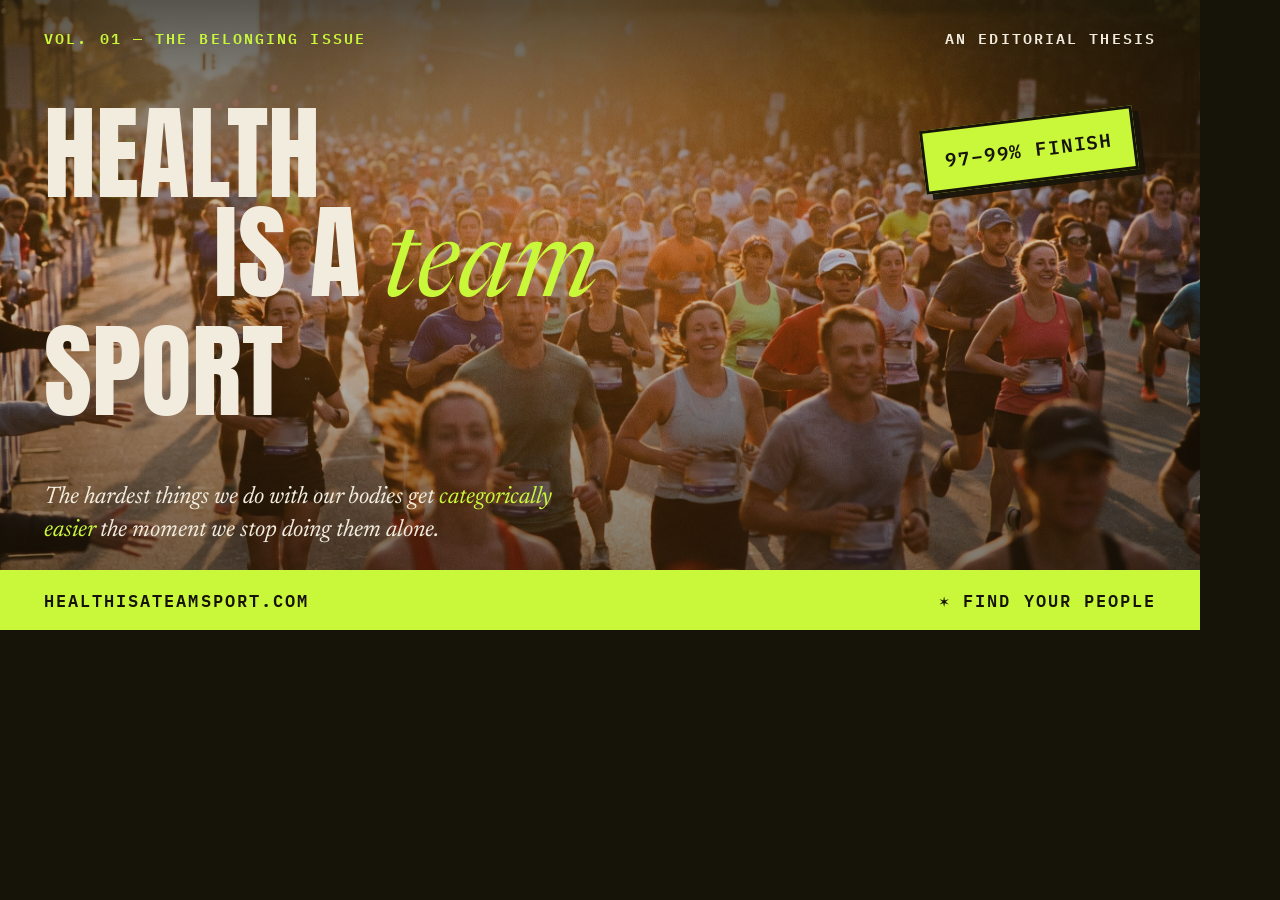
<file: scripts/og.html>
<!doctype html>
<meta charset="utf8">
<link href="https://fonts.googleapis.com/css2?family=Anton&family=Newsreader:ital@1&family=IBM+Plex+Mono:wght@600&display=swap" rel="stylesheet">
<style>
  * { margin:0; box-sizing:border-box; }
  body { width:1200px; height:630px; overflow:hidden; position:relative; background:#161309; }
  .bg { position:absolute; inset:0; }
  .bg img { width:100%; height:100%; object-fit:cover; object-position:center 30%; }
  .scrim { position:absolute; inset:0; background:linear-gradient(180deg, rgba(22,19,9,.72), rgba(22,19,9,.18) 38%, rgba(22,19,9,.62)); }
  .mast { position:absolute; top:0; left:0; right:0; display:flex; justify-content:space-between; padding:26px 44px;
    font-family:"IBM Plex Mono",monospace; font-size:15px; font-weight:600; letter-spacing:.14em; color:#f2ecdf; }
  .mast span:first-child { color:#c9f73a; }
  .title { position:absolute; left:44px; top:104px; color:#f2ecdf; font-family:Anton, sans-serif;
    font-size:104px; line-height:.95; text-transform:uppercase; }
  .title .l2 { display:block; padding-left:170px; }
  .title em { font-family:"Newsreader", serif; font-style:italic; text-transform:lowercase; color:#c9f73a; }
  .sticker { position:absolute; right:64px; top:118px; transform:rotate(-7deg);
    background:#c9f73a; color:#161309; border:3px solid #161309; box-shadow:6px 6px 0 rgba(22,19,9,.9);
    font-family:"IBM Plex Mono",monospace; font-weight:600; font-size:19px; letter-spacing:.1em; padding:14px 20px; }
  .deck { position:absolute; left:44px; bottom:84px; max-width:560px; color:#f2ecdf;
    font-family:"Newsreader",serif; font-style:italic; font-size:24px; line-height:1.35; }
  .deck b { color:#c9f73a; font-weight:400; }
  .strip { position:absolute; left:0; right:0; bottom:0; display:flex; justify-content:space-between;
    background:#c9f73a; color:#161309; padding:16px 44px;
    font-family:"IBM Plex Mono",monospace; font-weight:600; font-size:17px; letter-spacing:.12em; }
</style>
<body>
  <div class="bg"><img src="../assets/img/hero.jpg"></div>
  <div class="scrim"></div>
  <div class="mast"><span>VOL. 01 — THE BELONGING ISSUE</span><span>AN EDITORIAL THESIS</span></div>
  <div class="title">HEALTH<span class="l2">IS A <em>team</em></span>SPORT</div>
  <div class="sticker">97–99% FINISH</div>
  <div class="deck">The hardest things we do with our bodies get <b>categorically easier</b> the moment we stop doing them alone.</div>
  <div class="strip"><span>HEALTHISATEAMSPORT.COM</span><span>✶ FIND YOUR PEOPLE</span></div>
</body>
</file>
